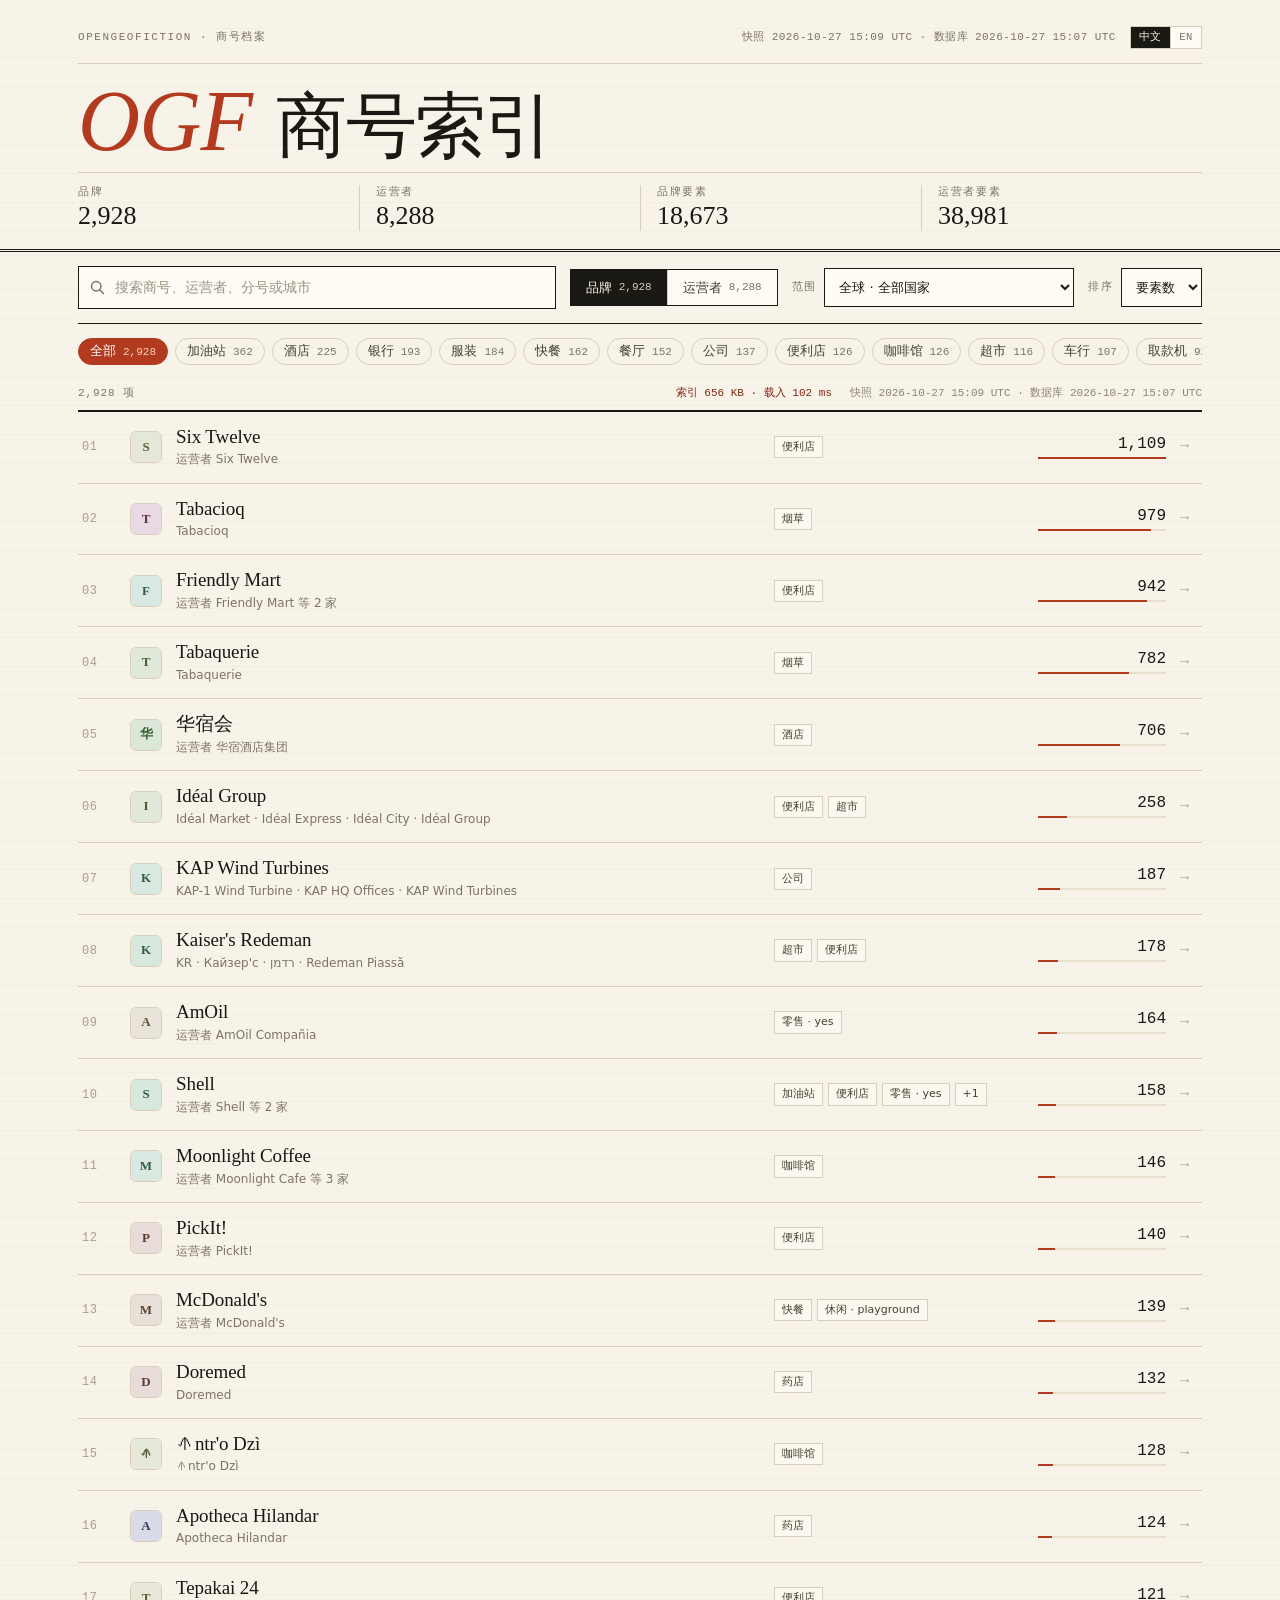
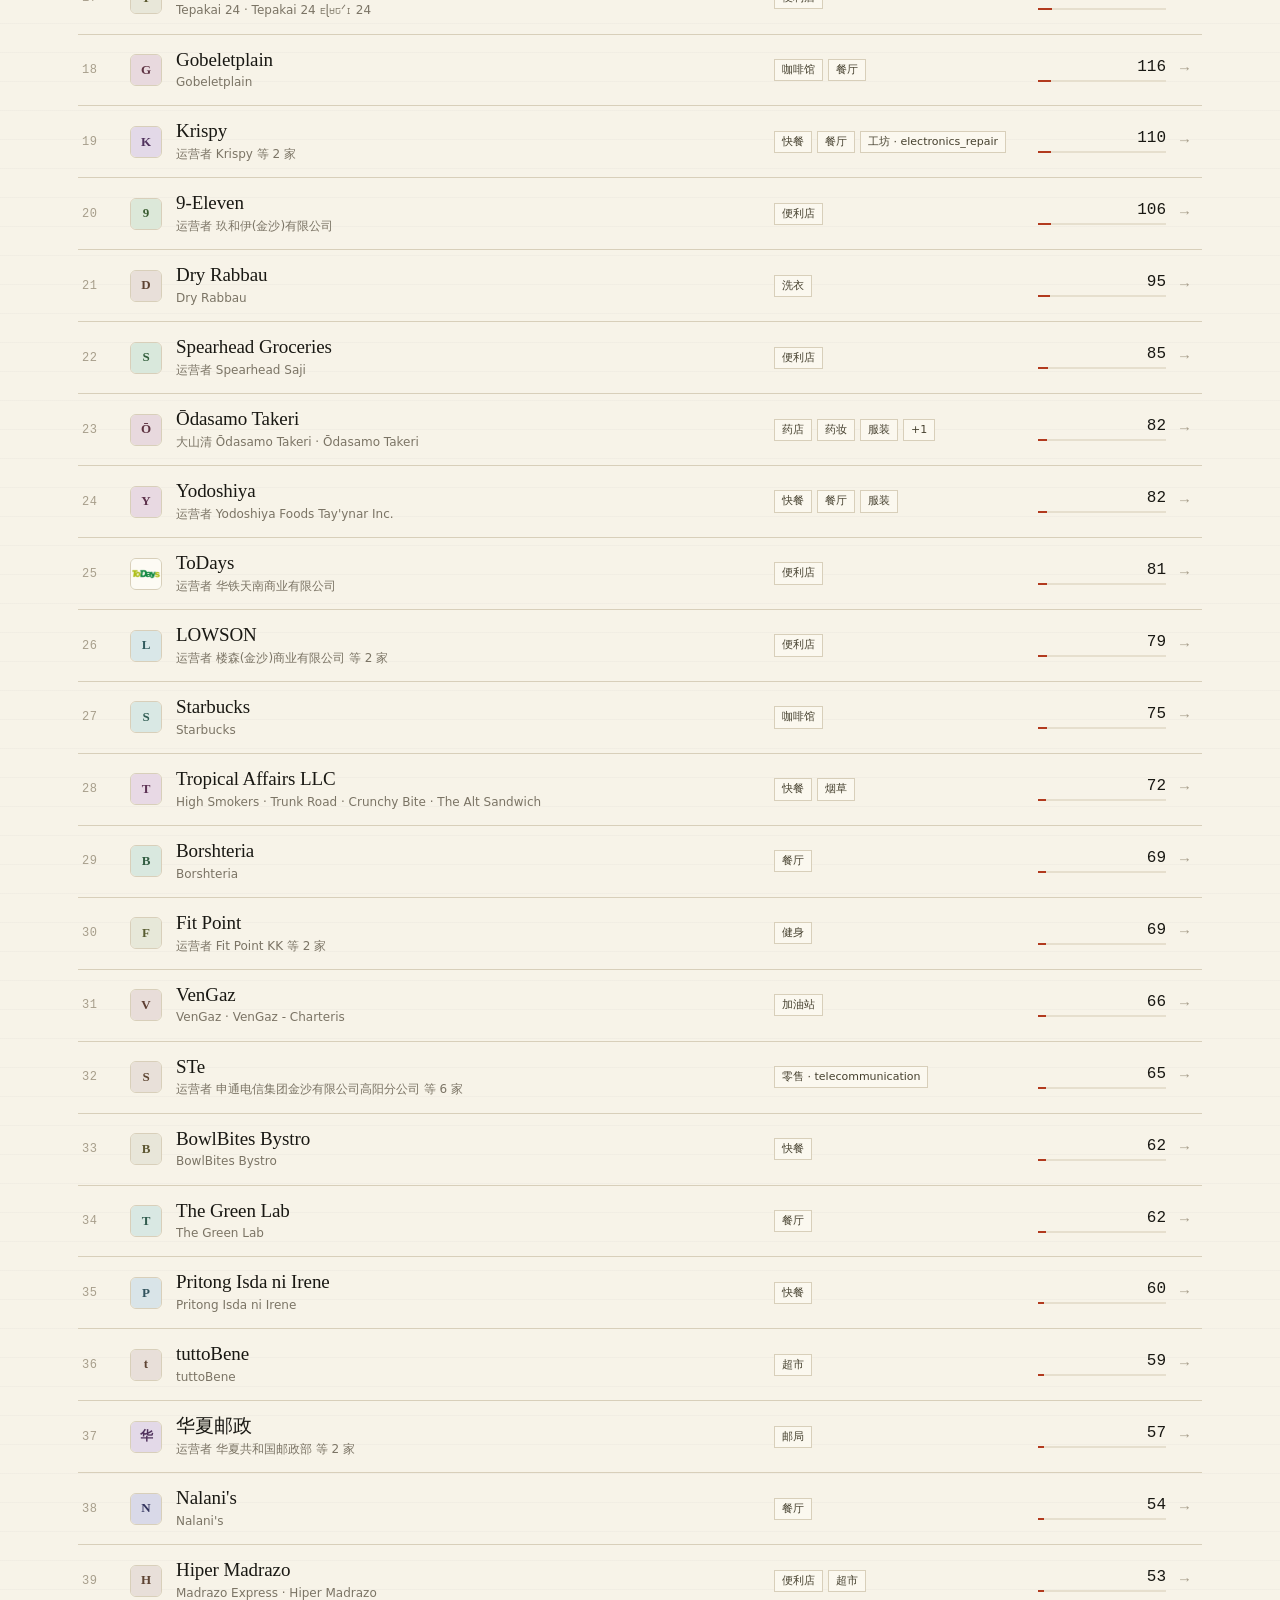
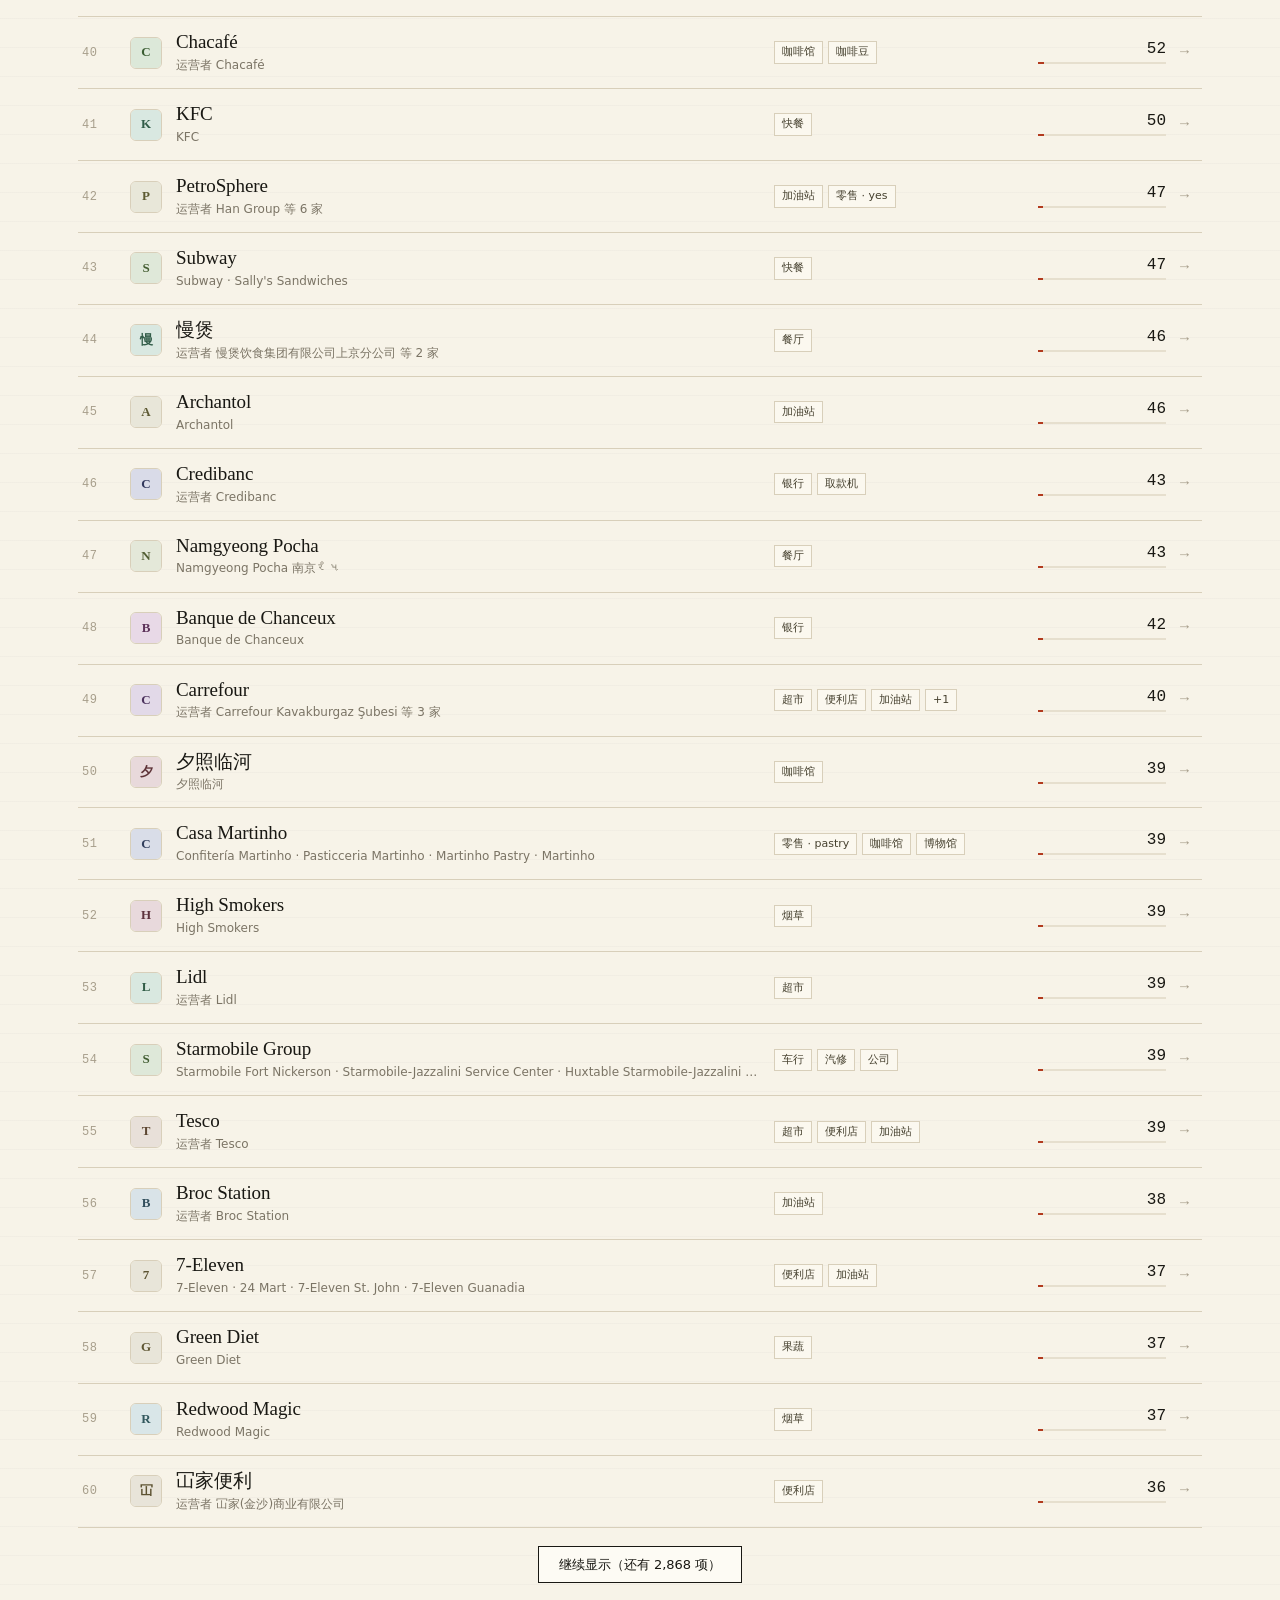
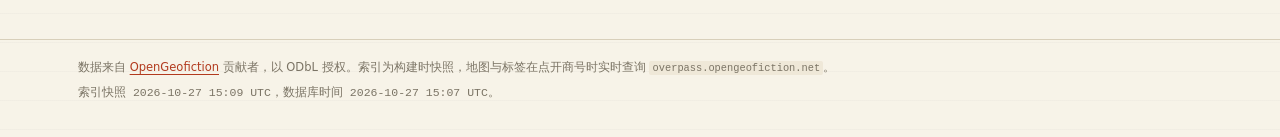
<file: web/index.html>
<!DOCTYPE html>
<html lang="zh-CN">
<head>
<meta charset="utf-8">
<meta name="viewport" content="width=device-width, initial-scale=1, viewport-fit=cover">
<title>OGF 商号索引 · OpenGeofiction 虚构品牌名录</title>
<meta name="description" id="metaDesc" content="按 brand、operator、branch 标签汇总 OpenGeofiction 世界的虚构品牌与运营者；点开一家商号即可查看它的全球分布与要素标签。">
<meta name="color-scheme" content="light">
<link rel="icon" href="data:image/svg+xml,%3Csvg xmlns='http://www.w3.org/2000/svg' viewBox='0 0 32 32'%3E%3Crect width='32' height='32' fill='%23F7F3E8'/%3E%3Crect x='4' y='5' width='24' height='3' fill='%23191813'/%3E%3Crect x='4' y='11' width='16' height='2' fill='%23B23A1E'/%3E%3Crect x='4' y='16' width='22' height='2' fill='%23191813'/%3E%3Crect x='4' y='21' width='13' height='2' fill='%23191813'/%3E%3Crect x='4' y='26' width='19' height='2' fill='%23191813'/%3E%3C/svg%3E">
<link rel="stylesheet" href="vendor/leaflet/leaflet.css">
<link rel="stylesheet" href="styles.css">
</head>
<body>
<a class="skip" href="#main">跳到主要内容</a>

<header class="masthead">
  <div class="wrap">
    <div class="mast-rule">
      <span class="kicker" data-i18n="kicker">OpenGeofiction · 商号档案</span>
      <span class="mast-right">
        <span class="kicker kicker-right" id="mastStamp">索引载入中</span>
        <span class="lang" role="group" aria-label="语言 / Language">
          <button type="button" class="langbtn on" data-lang="zh" lang="zh-CN">中文</button>
          <button type="button" class="langbtn" data-lang="en" lang="en">EN</button>
        </span>
      </span>
    </div>
    <h1 class="wordmark"><a href="#/"><span class="wm-ogf">OGF</span><span class="wm-cn" data-i18n="wordmark">商号索引</span></a></h1>
    <dl class="ledger" id="ledger">
      <div><dt data-i18n="brands">品牌</dt><dd id="statBrands">—</dd></div>
      <div><dt data-i18n="operators">运营者</dt><dd id="statOperators">—</dd></div>
      <div><dt data-i18n="brandElements">品牌要素</dt><dd id="statElements">—</dd></div>
      <div><dt data-i18n="operatorElements">运营者要素</dt><dd id="statBranches">—</dd></div>
    </dl>
  </div>
</header>

<main id="main" class="wrap">
  <!-- 索引 -->
  <section id="viewIndex" aria-labelledby="indexTitle">
    <div class="toolbar">
      <div class="searchbox">
        <label class="sr-only" for="q" data-i18n="search">搜索</label>
        <svg class="searchicon" viewBox="0 0 20 20" aria-hidden="true"><circle cx="8.5" cy="8.5" r="5.5" fill="none" stroke="currentColor" stroke-width="1.8"/><path d="M12.6 12.6 17 17" stroke="currentColor" stroke-width="1.8" stroke-linecap="round"/></svg>
        <input id="q" type="search" placeholder="搜索商号、运营者、分号或城市" data-i18n-placeholder="searchPlaceholder" autocomplete="off" spellcheck="false">
      </div>
      <div class="seg" role="tablist" aria-label="索引类别" data-i18n-aria="indexKinds">
        <button type="button" class="segbtn on" role="tab" aria-selected="true" data-kind="brand"><span data-i18n="brands">品牌</span> <span class="seg-count" id="tabBrand">0</span></button>
        <button type="button" class="segbtn" role="tab" aria-selected="false" data-kind="operator"><span data-i18n="operators">运营者</span> <span class="seg-count" id="tabOperator">0</span></button>
      </div>
      <label class="sortsel countrysel"><span data-i18n="scope">范围</span>
        <select id="country" aria-label="按 admin_level=2 国家筛选" data-i18n-aria="scopeAria">
          <option value="" data-i18n="global">全球</option>
        </select>
      </label>
      <label class="sortsel"><span data-i18n="sort">排序</span>
        <select id="sort">
          <option value="count" data-i18n="sortCount">要素数</option>
          <option value="name" data-i18n="sortName">名称</option>
          <option value="branches" data-i18n="sortBranches">分号数</option>
        </select>
      </label>
    </div>

    <h2 id="indexTitle" class="sr-only" data-i18n="indexTitle">商号索引</h2>
    <ul class="facets" id="facets" aria-label="按类别筛选" data-i18n-aria="facetsAria"></ul>

    <div class="resultline">
      <span id="resultCount">—</span>
      <span class="resultright"><span class="loadinfo" id="loadInfo"></span><span class="snapshot" id="snapshot"></span></span>
    </div>

    <ol class="index" id="list"></ol>
    <p class="morewrap"><button type="button" class="btn ghost" id="showMore" data-i18n="continue" hidden>继续显示</button></p>
    <div class="state" id="state" role="status" aria-live="polite"></div>
  </section>

  <!-- 详情 -->
  <section id="viewDetail" hidden aria-labelledby="dName">
    <a class="back" id="backLink" href="#/" data-i18n="back">← 回到索引</a>
    <div id="detailHead" class="dhead"></div>

    <div class="detail-grid">
      <div class="mapcard">
        <div class="maphead">
          <h2 data-i18n="mapHead">世界分布</h2>
          <p id="mapMeta">正在查询…</p>
        </div>
        <div id="map"></div>
        <div class="mapstate" id="mapState" hidden></div>
      </div>
      <aside class="facts" id="facts"></aside>
    </div>

    <div class="elems">
      <div class="elems-head">
        <h2 data-i18n="elemsHead">要素与标签</h2>
        <p id="elemNote"></p>
      </div>
      <div class="elems-grid">
        <ol class="elem-list" id="elemList"></ol>
        <div class="tagpanel" id="tagPanel">
          <p class="tagempty" data-i18n="tagPrompt">从左侧列表或地图上选一个要素，这里会列出它的全部 OSM 标签。</p>
        </div>
      </div>
    </div>
  </section>
</main>

<footer class="foot">
  <div class="wrap foot-inner">
    <p id="footNote">数据来自 <a href="https://opengeofiction.net/" target="_blank" rel="noopener">OpenGeofiction</a> 贡献者，以 ODbL 授权。索引为构建时快照，地图与标签在点开商号时实时查询 <code>overpass.opengeofiction.net</code>。</p>
    <p id="footStamp">—</p>
  </div>
</footer>

<noscript><p class="noscript" data-i18n="noscript">这个页面需要 JavaScript 才能读取索引与地图数据。</p></noscript>

<script src="vendor/leaflet/leaflet.js"></script>
<script src="app.js"></script>
</body>
</html>
</file>
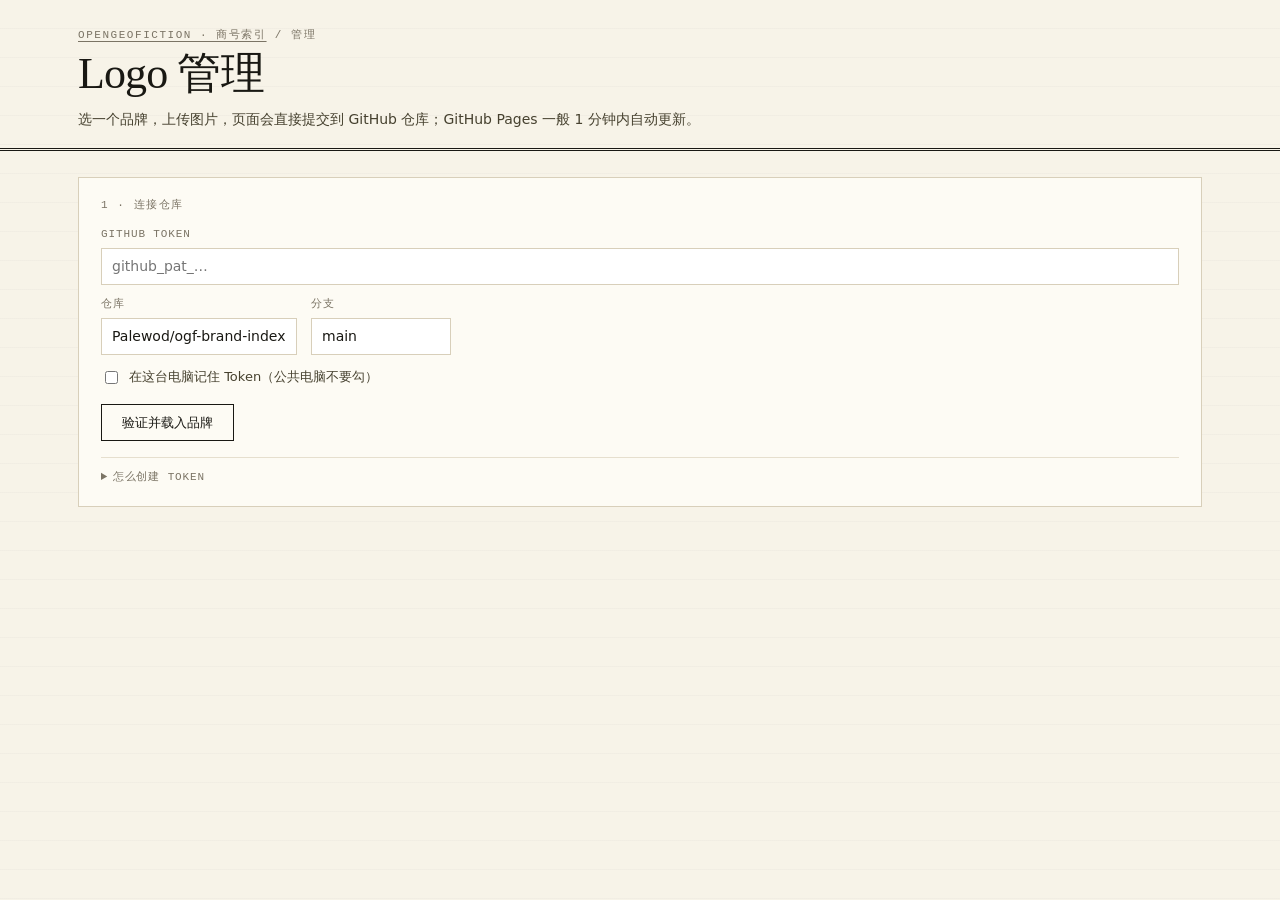
<file: web/admin.html>
<!doctype html>
<html lang="zh-CN">
<head>
<meta charset="utf-8">
<meta name="viewport" content="width=device-width,initial-scale=1,viewport-fit=cover">
<title>Logo 管理 · OGF 商号索引</title>
<meta name="robots" content="noindex,nofollow">
<meta name="color-scheme" content="light">
<link rel="icon" href="data:image/svg+xml,%3Csvg xmlns='http://www.w3.org/2000/svg' viewBox='0 0 32 32'%3E%3Crect width='32' height='32' fill='%23F7F3E8'/%3E%3Crect x='4' y='5' width='24' height='3' fill='%23191813'/%3E%3Crect x='4' y='11' width='16' height='2' fill='%23B23A1E'/%3E%3Crect x='4' y='16' width='22' height='2' fill='%23191813'/%3E%3Crect x='4' y='21' width='13' height='2' fill='%23191813'/%3E%3Crect x='4' y='26' width='19' height='2' fill='%23191813'/%3E%3C/svg%3E">
<link rel="stylesheet" href="styles.css">
<link rel="stylesheet" href="admin.css">
</head>
<body>
<header class="amast">
  <div class="wrap">
    <p class="kicker"><a href="./">OpenGeofiction · 商号索引</a> / 管理</p>
    <h1>Logo 管理</h1>
    <p class="alead">选一个品牌，上传图片，页面会直接提交到 GitHub 仓库；GitHub Pages 一般 1 分钟内自动更新。</p>
  </div>
</header>

<main class="wrap amain">
  <section class="acard" id="authCard">
    <h2>1 · 连接仓库</h2>
    <div class="afield">
      <label for="token">GitHub Token</label>
      <input id="token" type="password" placeholder="github_pat_…" autocomplete="off" spellcheck="false">
    </div>
    <div class="arow">
      <div class="afield">
        <label for="repo">仓库</label>
        <input id="repo" value="Palewod/ogf-brand-index" spellcheck="false">
      </div>
      <div class="afield afield-sm">
        <label for="branch">分支</label>
        <input id="branch" value="main" spellcheck="false">
      </div>
    </div>
    <label class="acheck"><input id="remember" type="checkbox"> 在这台电脑记住 Token（公共电脑不要勾）</label>
    <div class="aactions">
      <button id="connect" class="btn">验证并载入品牌</button>
      <span id="authStatus" class="astatus"></span>
    </div>
    <details class="ahelp">
      <summary>怎么创建 Token</summary>
      <ol>
        <li>打开 <a href="https://github.com/settings/personal-access-tokens/new" target="_blank" rel="noopener">GitHub → Fine-grained tokens</a>，新建一个。</li>
        <li>Repository access 选 <b>Only select repositories</b>，勾选 <code>ogf-brand-index</code>。</li>
        <li>Repository permissions 里把 <b>Contents</b> 设为 <b>Read and write</b>，其余不用给。</li>
        <li>有效期按需设置，生成后复制 <code>github_pat_…</code> 粘贴到上面。</li>
      </ol>
      <p>Token 只保存在浏览器本地，只用于调用 GitHub API 提交文件，不会写进仓库，也不经过任何第三方服务器。</p>
    </details>
  </section>

  <section class="acard" id="pickCard" hidden>
    <h2>2 · 选择品牌</h2>
    <input id="search" type="search" placeholder="搜索品牌名，例如 Six Twelve" autocomplete="off">
    <p class="ahint" id="pickHint"></p>
    <ul id="results" class="aresults"></ul>
  </section>

  <section class="acard" id="editCard" hidden>
    <h2>3 · 上传 logo</h2>
    <div class="abrand">
      <span id="preview" class="logo logo-lg"></span>
      <div class="abrand-text">
        <b id="brandName"></b>
        <span id="logoState" class="ahint"></span>
      </div>
    </div>

    <label id="drop" class="adrop" for="file">
      <input id="file" type="file" accept="image/png,image/jpeg,image/webp,image/svg+xml,.svg">
      <span>拖入图片，或点击选择</span>
      <small>支持 PNG / JPG / WebP / SVG，自动裁掉透明留白并居中，输出 WebP 后提交</small>
    </label>

    <div class="aactions">
      <button id="upload" class="btn" disabled>上传并提交</button>
      <button id="remove" class="btn ghost" hidden>删除现有 logo</button>
      <span id="status" class="astatus"></span>
    </div>
    <div id="result" class="aresult"></div>
  </section>
</main>

<script src="admin.js"></script>
</body>
</html>
</file>
<file: web/vendor/leaflet/leaflet.css>
/* required styles */

.leaflet-pane,
.leaflet-tile,
.leaflet-marker-icon,
.leaflet-marker-shadow,
.leaflet-tile-container,
.leaflet-pane > svg,
.leaflet-pane > canvas,
.leaflet-zoom-box,
.leaflet-image-layer,
.leaflet-layer {
	position: absolute;
	left: 0;
	top: 0;
	}
.leaflet-container {
	overflow: hidden;
	}
.leaflet-tile,
.leaflet-marker-icon,
.leaflet-marker-shadow {
	-webkit-user-select: none;
	   -moz-user-select: none;
	        user-select: none;
	  -webkit-user-drag: none;
	}
/* Prevents IE11 from highlighting tiles in blue */
.leaflet-tile::selection {
	background: transparent;
}
/* Safari renders non-retina tile on retina better with this, but Chrome is worse */
.leaflet-safari .leaflet-tile {
	image-rendering: -webkit-optimize-contrast;
	}
/* hack that prevents hw layers "stretching" when loading new tiles */
.leaflet-safari .leaflet-tile-container {
	width: 1600px;
	height: 1600px;
	-webkit-transform-origin: 0 0;
	}
.leaflet-marker-icon,
.leaflet-marker-shadow {
	display: block;
	}
/* .leaflet-container svg: reset svg max-width decleration shipped in Joomla! (joomla.org) 3.x */
/* .leaflet-container img: map is broken in FF if you have max-width: 100% on tiles */
.leaflet-container .leaflet-overlay-pane svg {
	max-width: none !important;
	max-height: none !important;
	}
.leaflet-container .leaflet-marker-pane img,
.leaflet-container .leaflet-shadow-pane img,
.leaflet-container .leaflet-tile-pane img,
.leaflet-container img.leaflet-image-layer,
.leaflet-container .leaflet-tile {
	max-width: none !important;
	max-height: none !important;
	width: auto;
	padding: 0;
	}

.leaflet-container img.leaflet-tile {
	/* See: https://bugs.chromium.org/p/chromium/issues/detail?id=600120 */
	mix-blend-mode: plus-lighter;
}

.leaflet-container.leaflet-touch-zoom {
	-ms-touch-action: pan-x pan-y;
	touch-action: pan-x pan-y;
	}
.leaflet-container.leaflet-touch-drag {
	-ms-touch-action: pinch-zoom;
	/* Fallback for FF which doesn't support pinch-zoom */
	touch-action: none;
	touch-action: pinch-zoom;
}
.leaflet-container.leaflet-touch-drag.leaflet-touch-zoom {
	-ms-touch-action: none;
	touch-action: none;
}
.leaflet-container {
	-webkit-tap-highlight-color: transparent;
}
.leaflet-container a {
	-webkit-tap-highlight-color: rgba(51, 181, 229, 0.4);
}
.leaflet-tile {
	filter: inherit;
	visibility: hidden;
	}
.leaflet-tile-loaded {
	visibility: inherit;
	}
.leaflet-zoom-box {
	width: 0;
	height: 0;
	-moz-box-sizing: border-box;
	     box-sizing: border-box;
	z-index: 800;
	}
/* workaround for https://bugzilla.mozilla.org/show_bug.cgi?id=888319 */
.leaflet-overlay-pane svg {
	-moz-user-select: none;
	}

.leaflet-pane         { z-index: 400; }

.leaflet-tile-pane    { z-index: 200; }
.leaflet-overlay-pane { z-index: 400; }
.leaflet-shadow-pane  { z-index: 500; }
.leaflet-marker-pane  { z-index: 600; }
.leaflet-tooltip-pane   { z-index: 650; }
.leaflet-popup-pane   { z-index: 700; }

.leaflet-map-pane canvas { z-index: 100; }
.leaflet-map-pane svg    { z-index: 200; }

.leaflet-vml-shape {
	width: 1px;
	height: 1px;
	}
.lvml {
	behavior: url(#default#VML);
	display: inline-block;
	position: absolute;
	}


/* control positioning */

.leaflet-control {
	position: relative;
	z-index: 800;
	pointer-events: visiblePainted; /* IE 9-10 doesn't have auto */
	pointer-events: auto;
	}
.leaflet-top,
.leaflet-bottom {
	position: absolute;
	z-index: 1000;
	pointer-events: none;
	}
.leaflet-top {
	top: 0;
	}
.leaflet-right {
	right: 0;
	}
.leaflet-bottom {
	bottom: 0;
	}
.leaflet-left {
	left: 0;
	}
.leaflet-control {
	float: left;
	clear: both;
	}
.leaflet-right .leaflet-control {
	float: right;
	}
.leaflet-top .leaflet-control {
	margin-top: 10px;
	}
.leaflet-bottom .leaflet-control {
	margin-bottom: 10px;
	}
.leaflet-left .leaflet-control {
	margin-left: 10px;
	}
.leaflet-right .leaflet-control {
	margin-right: 10px;
	}


/* zoom and fade animations */

.leaflet-fade-anim .leaflet-popup {
	opacity: 0;
	-webkit-transition: opacity 0.2s linear;
	   -moz-transition: opacity 0.2s linear;
	        transition: opacity 0.2s linear;
	}
.leaflet-fade-anim .leaflet-map-pane .leaflet-popup {
	opacity: 1;
	}
.leaflet-zoom-animated {
	-webkit-transform-origin: 0 0;
	    -ms-transform-origin: 0 0;
	        transform-origin: 0 0;
	}
svg.leaflet-zoom-animated {
	will-change: transform;
}

.leaflet-zoom-anim .leaflet-zoom-animated {
	-webkit-transition: -webkit-transform 0.25s cubic-bezier(0,0,0.25,1);
	   -moz-transition:    -moz-transform 0.25s cubic-bezier(0,0,0.25,1);
	        transition:         transform 0.25s cubic-bezier(0,0,0.25,1);
	}
.leaflet-zoom-anim .leaflet-tile,
.leaflet-pan-anim .leaflet-tile {
	-webkit-transition: none;
	   -moz-transition: none;
	        transition: none;
	}

.leaflet-zoom-anim .leaflet-zoom-hide {
	visibility: hidden;
	}


/* cursors */

.leaflet-interactive {
	cursor: pointer;
	}
.leaflet-grab {
	cursor: -webkit-grab;
	cursor:    -moz-grab;
	cursor:         grab;
	}
.leaflet-crosshair,
.leaflet-crosshair .leaflet-interactive {
	cursor: crosshair;
	}
.leaflet-popup-pane,
.leaflet-control {
	cursor: auto;
	}
.leaflet-dragging .leaflet-grab,
.leaflet-dragging .leaflet-grab .leaflet-interactive,
.leaflet-dragging .leaflet-marker-draggable {
	cursor: move;
	cursor: -webkit-grabbing;
	cursor:    -moz-grabbing;
	cursor:         grabbing;
	}

/* marker & overlays interactivity */
.leaflet-marker-icon,
.leaflet-marker-shadow,
.leaflet-image-layer,
.leaflet-pane > svg path,
.leaflet-tile-container {
	pointer-events: none;
	}

.leaflet-marker-icon.leaflet-interactive,
.leaflet-image-layer.leaflet-interactive,
.leaflet-pane > svg path.leaflet-interactive,
svg.leaflet-image-layer.leaflet-interactive path {
	pointer-events: visiblePainted; /* IE 9-10 doesn't have auto */
	pointer-events: auto;
	}

/* visual tweaks */

.leaflet-container {
	background: #ddd;
	outline-offset: 1px;
	}
.leaflet-container a {
	color: #0078A8;
	}
.leaflet-zoom-box {
	border: 2px dotted #38f;
	background: rgba(255,255,255,0.5);
	}


/* general typography */
.leaflet-container {
	font-family: "Helvetica Neue", Arial, Helvetica, sans-serif;
	font-size: 12px;
	font-size: 0.75rem;
	line-height: 1.5;
	}


/* general toolbar styles */

.leaflet-bar {
	box-shadow: 0 1px 5px rgba(0,0,0,0.65);
	border-radius: 4px;
	}
.leaflet-bar a {
	background-color: #fff;
	border-bottom: 1px solid #ccc;
	width: 26px;
	height: 26px;
	line-height: 26px;
	display: block;
	text-align: center;
	text-decoration: none;
	color: black;
	}
.leaflet-bar a,
.leaflet-control-layers-toggle {
	background-position: 50% 50%;
	background-repeat: no-repeat;
	display: block;
	}
.leaflet-bar a:hover,
.leaflet-bar a:focus {
	background-color: #f4f4f4;
	}
.leaflet-bar a:first-child {
	border-top-left-radius: 4px;
	border-top-right-radius: 4px;
	}
.leaflet-bar a:last-child {
	border-bottom-left-radius: 4px;
	border-bottom-right-radius: 4px;
	border-bottom: none;
	}
.leaflet-bar a.leaflet-disabled {
	cursor: default;
	background-color: #f4f4f4;
	color: #bbb;
	}

.leaflet-touch .leaflet-bar a {
	width: 30px;
	height: 30px;
	line-height: 30px;
	}
.leaflet-touch .leaflet-bar a:first-child {
	border-top-left-radius: 2px;
	border-top-right-radius: 2px;
	}
.leaflet-touch .leaflet-bar a:last-child {
	border-bottom-left-radius: 2px;
	border-bottom-right-radius: 2px;
	}

/* zoom control */

.leaflet-control-zoom-in,
.leaflet-control-zoom-out {
	font: bold 18px 'Lucida Console', Monaco, monospace;
	text-indent: 1px;
	}

.leaflet-touch .leaflet-control-zoom-in, .leaflet-touch .leaflet-control-zoom-out  {
	font-size: 22px;
	}


/* layers control */

.leaflet-control-layers {
	box-shadow: 0 1px 5px rgba(0,0,0,0.4);
	background: #fff;
	border-radius: 5px;
	}
.leaflet-control-layers-toggle {
	background-image: url(images/layers.png);
	width: 36px;
	height: 36px;
	}
.leaflet-retina .leaflet-control-layers-toggle {
	background-image: url(images/layers-2x.png);
	background-size: 26px 26px;
	}
.leaflet-touch .leaflet-control-layers-toggle {
	width: 44px;
	height: 44px;
	}
.leaflet-control-layers .leaflet-control-layers-list,
.leaflet-control-layers-expanded .leaflet-control-layers-toggle {
	display: none;
	}
.leaflet-control-layers-expanded .leaflet-control-layers-list {
	display: block;
	position: relative;
	}
.leaflet-control-layers-expanded {
	padding: 6px 10px 6px 6px;
	color: #333;
	background: #fff;
	}
.leaflet-control-layers-scrollbar {
	overflow-y: scroll;
	overflow-x: hidden;
	padding-right: 5px;
	}
.leaflet-control-layers-selector {
	margin-top: 2px;
	position: relative;
	top: 1px;
	}
.leaflet-control-layers label {
	display: block;
	font-size: 13px;
	font-size: 1.08333em;
	}
.leaflet-control-layers-separator {
	height: 0;
	border-top: 1px solid #ddd;
	margin: 5px -10px 5px -6px;
	}

/* Default icon URLs */
.leaflet-default-icon-path { /* used only in path-guessing heuristic, see L.Icon.Default */
	background-image: url(images/marker-icon.png);
	}


/* attribution and scale controls */

.leaflet-container .leaflet-control-attribution {
	background: #fff;
	background: rgba(255, 255, 255, 0.8);
	margin: 0;
	}
.leaflet-control-attribution,
.leaflet-control-scale-line {
	padding: 0 5px;
	color: #333;
	line-height: 1.4;
	}
.leaflet-control-attribution a {
	text-decoration: none;
	}
.leaflet-control-attribution a:hover,
.leaflet-control-attribution a:focus {
	text-decoration: underline;
	}
.leaflet-attribution-flag {
	display: inline !important;
	vertical-align: baseline !important;
	width: 1em;
	height: 0.6669em;
	}
.leaflet-left .leaflet-control-scale {
	margin-left: 5px;
	}
.leaflet-bottom .leaflet-control-scale {
	margin-bottom: 5px;
	}
.leaflet-control-scale-line {
	border: 2px solid #777;
	border-top: none;
	line-height: 1.1;
	padding: 2px 5px 1px;
	white-space: nowrap;
	-moz-box-sizing: border-box;
	     box-sizing: border-box;
	background: rgba(255, 255, 255, 0.8);
	text-shadow: 1px 1px #fff;
	}
.leaflet-control-scale-line:not(:first-child) {
	border-top: 2px solid #777;
	border-bottom: none;
	margin-top: -2px;
	}
.leaflet-control-scale-line:not(:first-child):not(:last-child) {
	border-bottom: 2px solid #777;
	}

.leaflet-touch .leaflet-control-attribution,
.leaflet-touch .leaflet-control-layers,
.leaflet-touch .leaflet-bar {
	box-shadow: none;
	}
.leaflet-touch .leaflet-control-layers,
.leaflet-touch .leaflet-bar {
	border: 2px solid rgba(0,0,0,0.2);
	background-clip: padding-box;
	}


/* popup */

.leaflet-popup {
	position: absolute;
	text-align: center;
	margin-bottom: 20px;
	}
.leaflet-popup-content-wrapper {
	padding: 1px;
	text-align: left;
	border-radius: 12px;
	}
.leaflet-popup-content {
	margin: 13px 24px 13px 20px;
	line-height: 1.3;
	font-size: 13px;
	font-size: 1.08333em;
	min-height: 1px;
	}
.leaflet-popup-content p {
	margin: 17px 0;
	margin: 1.3em 0;
	}
.leaflet-popup-tip-container {
	width: 40px;
	height: 20px;
	position: absolute;
	left: 50%;
	margin-top: -1px;
	margin-left: -20px;
	overflow: hidden;
	pointer-events: none;
	}
.leaflet-popup-tip {
	width: 17px;
	height: 17px;
	padding: 1px;

	margin: -10px auto 0;
	pointer-events: auto;

	-webkit-transform: rotate(45deg);
	   -moz-transform: rotate(45deg);
	    -ms-transform: rotate(45deg);
	        transform: rotate(45deg);
	}
.leaflet-popup-content-wrapper,
.leaflet-popup-tip {
	background: white;
	color: #333;
	box-shadow: 0 3px 14px rgba(0,0,0,0.4);
	}
.leaflet-container a.leaflet-popup-close-button {
	position: absolute;
	top: 0;
	right: 0;
	border: none;
	text-align: center;
	width: 24px;
	height: 24px;
	font: 16px/24px Tahoma, Verdana, sans-serif;
	color: #757575;
	text-decoration: none;
	background: transparent;
	}
.leaflet-container a.leaflet-popup-close-button:hover,
.leaflet-container a.leaflet-popup-close-button:focus {
	color: #585858;
	}
.leaflet-popup-scrolled {
	overflow: auto;
	}

.leaflet-oldie .leaflet-popup-content-wrapper {
	-ms-zoom: 1;
	}
.leaflet-oldie .leaflet-popup-tip {
	width: 24px;
	margin: 0 auto;

	-ms-filter: "progid:DXImageTransform.Microsoft.Matrix(M11=0.70710678, M12=0.70710678, M21=-0.70710678, M22=0.70710678)";
	filter: progid:DXImageTransform.Microsoft.Matrix(M11=0.70710678, M12=0.70710678, M21=-0.70710678, M22=0.70710678);
	}

.leaflet-oldie .leaflet-control-zoom,
.leaflet-oldie .leaflet-control-layers,
.leaflet-oldie .leaflet-popup-content-wrapper,
.leaflet-oldie .leaflet-popup-tip {
	border: 1px solid #999;
	}


/* div icon */

.leaflet-div-icon {
	background: #fff;
	border: 1px solid #666;
	}


/* Tooltip */
/* Base styles for the element that has a tooltip */
.leaflet-tooltip {
	position: absolute;
	padding: 6px;
	background-color: #fff;
	border: 1px solid #fff;
	border-radius: 3px;
	color: #222;
	white-space: nowrap;
	-webkit-user-select: none;
	-moz-user-select: none;
	-ms-user-select: none;
	user-select: none;
	pointer-events: none;
	box-shadow: 0 1px 3px rgba(0,0,0,0.4);
	}
.leaflet-tooltip.leaflet-interactive {
	cursor: pointer;
	pointer-events: auto;
	}
.leaflet-tooltip-top:before,
.leaflet-tooltip-bottom:before,
.leaflet-tooltip-left:before,
.leaflet-tooltip-right:before {
	position: absolute;
	pointer-events: none;
	border: 6px solid transparent;
	background: transparent;
	content: "";
	}

/* Directions */

.leaflet-tooltip-bottom {
	margin-top: 6px;
}
.leaflet-tooltip-top {
	margin-top: -6px;
}
.leaflet-tooltip-bottom:before,
.leaflet-tooltip-top:before {
	left: 50%;
	margin-left: -6px;
	}
.leaflet-tooltip-top:before {
	bottom: 0;
	margin-bottom: -12px;
	border-top-color: #fff;
	}
.leaflet-tooltip-bottom:before {
	top: 0;
	margin-top: -12px;
	margin-left: -6px;
	border-bottom-color: #fff;
	}
.leaflet-tooltip-left {
	margin-left: -6px;
}
.leaflet-tooltip-right {
	margin-left: 6px;
}
.leaflet-tooltip-left:before,
.leaflet-tooltip-right:before {
	top: 50%;
	margin-top: -6px;
	}
.leaflet-tooltip-left:before {
	right: 0;
	margin-right: -12px;
	border-left-color: #fff;
	}
.leaflet-tooltip-right:before {
	left: 0;
	margin-left: -12px;
	border-right-color: #fff;
	}

/* Printing */

@media print {
	/* Prevent printers from removing background-images of controls. */
	.leaflet-control {
		-webkit-print-color-adjust: exact;
		print-color-adjust: exact;
		}
	}
</file>
<file: web/styles.css>
:root{
  --paper:#F7F3E8;
  --paper-2:#FDFBF4;
  --ink:#191813;
  --ink-soft:#46412F;
  --muted:#7B7465;
  --rule:#D8CFBA;
  --rule-soft:#E6DFCE;
  --accent:#B23A1E;
  --accent-ink:#7E2714;
  --wash:#EBCFC2;
  --serif:"Iowan Old Style","Palatino Linotype",Palatino,Georgia,"Songti SC","Noto Serif SC",serif;
  --sans:system-ui,-apple-system,"Segoe UI","PingFang SC","Hiragino Sans GB","Microsoft YaHei",sans-serif;
  --mono:ui-monospace,SFMono-Regular,Menlo,Consolas,"Liberation Mono",monospace;
}
*{box-sizing:border-box}
html{-webkit-text-size-adjust:100%}
body{
  margin:0;background:var(--paper);color:var(--ink);
  font:15px/1.6 var(--sans);
  background-image:linear-gradient(0deg,rgba(25,24,19,.022) 1px,transparent 1px);
  background-size:100% 29px;
}
a{color:var(--accent);text-decoration-thickness:1px;text-underline-offset:3px}
a:hover{color:var(--accent-ink)}
code{font-family:var(--mono);font-size:.9em;background:#EFE8D8;padding:.08em .32em;border-radius:2px}
.sr-only{position:absolute;width:1px;height:1px;padding:0;margin:-1px;overflow:hidden;clip:rect(0 0 0 0);white-space:nowrap;border:0}
.skip{position:absolute;left:-999px;top:0;background:var(--ink);color:var(--paper);padding:10px 16px;z-index:2000}
.skip:focus{left:8px;top:8px}
.wrap{width:100%;max-width:1180px;margin:0 auto;padding:0 28px}

/* masthead */
.masthead{padding:26px 0 0;border-bottom:3px double var(--ink)}
.mast-rule{display:flex;justify-content:space-between;gap:12px;padding-bottom:14px;border-bottom:1px solid var(--rule);font-family:var(--mono);font-size:11px;letter-spacing:.14em;text-transform:uppercase;color:var(--muted);flex-wrap:wrap;align-items:center}
.mast-right{display:flex;align-items:center;gap:14px;flex-wrap:wrap;justify-content:flex-end;margin-left:auto}
.lang{display:flex;border:1px solid var(--rule);background:var(--paper-2)}
.langbtn{padding:3px 8px;border:0;background:none;cursor:pointer;font:10.5px/1.4 var(--mono);letter-spacing:.06em;color:var(--muted);text-transform:none}
.langbtn+.langbtn{border-left:1px solid var(--rule)}
.langbtn:hover{color:var(--ink)}
.langbtn.on{background:var(--ink);color:var(--paper)}
.langbtn:focus-visible{outline:2px solid var(--accent);outline-offset:1px}
.kicker{white-space:nowrap;overflow:hidden;text-overflow:ellipsis}
.kicker-right{text-align:right;letter-spacing:.04em;text-transform:none}
.wordmark{margin:16px 0 10px;font-family:var(--serif);font-weight:400;line-height:.96;letter-spacing:-.02em;font-size:clamp(44px,7.4vw,86px)}
.wordmark a{display:flex;align-items:baseline;gap:.28em;color:var(--ink);text-decoration:none;flex-wrap:wrap}
.wordmark a:hover{color:var(--ink)}
.wm-ogf{color:var(--accent);font-style:italic;letter-spacing:-.01em}
.wm-cn{font-size:.82em}
.ledger{display:grid;grid-template-columns:repeat(4,1fr);margin:0;border-top:1px solid var(--rule);padding:12px 0 18px}
.ledger div{padding:0 16px;border-left:1px solid var(--rule)}
.ledger div:first-child{padding-left:0;border-left:0}
.ledger dt{font:10.5px/1.4 var(--mono);letter-spacing:.16em;text-transform:uppercase;color:var(--muted)}
.ledger dd{margin:2px 0 0;font-family:var(--serif);font-size:26px;line-height:1.1;font-variant-numeric:tabular-nums}
.ledger dd small{font-size:12px;color:var(--muted);font-family:var(--mono);margin-left:4px;letter-spacing:0}

/* toolbar */
.toolbar{
  position:sticky;top:0;z-index:30;display:grid;grid-template-columns:minmax(200px,1fr) auto auto auto;gap:14px;align-items:center;
  padding:14px 0;background:linear-gradient(180deg,var(--paper) 76%,rgba(247,243,232,.86));
  border-bottom:1px solid var(--ink);
}
.searchbox{position:relative;display:flex;align-items:center}
.searchicon{position:absolute;left:11px;width:17px;height:17px;color:var(--muted);pointer-events:none}
#q{
  width:100%;padding:11px 12px 11px 36px;border:1px solid var(--ink);border-radius:0;background:var(--paper-2);
  font:14px/1.4 var(--sans);color:var(--ink);appearance:none;
}
#q::placeholder{color:#9C9483}
#q:focus{outline:2px solid var(--accent);outline-offset:2px;background:#fff}
.seg{display:flex;border:1px solid var(--ink);background:var(--paper-2)}
.segbtn{
  padding:11px 15px;border:0;background:none;cursor:pointer;font:13px/1 var(--sans);color:var(--ink-soft);
  border-left:1px solid var(--rule);display:flex;gap:7px;align-items:center;
}
.segbtn:first-child{border-left:0}
.segbtn .seg-count{font-family:var(--mono);font-size:11px;color:var(--muted)}
.segbtn.on{background:var(--ink);color:var(--paper)}
.segbtn.on .seg-count{color:#D9CFB9}
.sortsel{display:flex;align-items:center;gap:8px;font:11px/1 var(--mono);letter-spacing:.12em;text-transform:uppercase;color:var(--muted)}
.sortsel select{
  padding:10px 10px;border:1px solid var(--ink);background:var(--paper-2);color:var(--ink);
  font:13px/1 var(--sans);border-radius:0;
}
.sortsel select:focus{outline:2px solid var(--accent);outline-offset:2px}
.sortsel select:disabled{opacity:.45;cursor:not-allowed}
.countrysel{min-width:0}
.countrysel select{max-width:250px}
#country{font-family:var(--sans)}

/* facets */
.facets{display:flex;gap:7px;overflow-x:auto;padding:14px 0 4px;margin:0;list-style:none;scrollbar-width:thin}
.facets li{flex:none}
.chip{
  display:flex;align-items:baseline;gap:7px;padding:6px 11px;border:1px solid var(--rule);background:transparent;
  cursor:pointer;font:12.5px/1 var(--sans);color:var(--ink-soft);border-radius:999px;white-space:nowrap;
}
.chip b{font:11px/1 var(--mono);color:var(--muted);font-weight:500}
.chip:hover{border-color:var(--ink);color:var(--ink)}
.chip.on{background:var(--accent);border-color:var(--accent);color:#fff}
.chip.on b{color:#F3D3C7}

/* result line */
.resultline{display:flex;justify-content:space-between;gap:16px;align-items:baseline;padding:16px 0 8px;font:11px/1.5 var(--mono);letter-spacing:.08em;text-transform:uppercase;color:var(--muted)}
.snapshot{text-transform:none;letter-spacing:0;text-align:right;color:#8D8574}
.resultright{display:flex;gap:18px;align-items:baseline;flex-wrap:wrap;justify-content:flex-end}
.loadinfo{text-transform:none;letter-spacing:0;color:var(--accent-ink);font-variant-numeric:tabular-nums}
.loadinfo:empty{display:none}

/* index */
.index{list-style:none;margin:0;padding:0;border-top:2px solid var(--ink)}
.row{border-bottom:1px solid var(--rule)}
.rowbtn{
  display:grid;grid-template-columns:34px 32px minmax(0,1fr) minmax(0,250px) 128px 16px;gap:14px;align-items:center;
  width:100%;padding:13px 6px 13px 4px;background:none;border:0;text-align:left;cursor:pointer;color:inherit;
  font:inherit;position:relative;
}
.rowbtn:hover{background:var(--paper-2)}
.rowbtn:hover .nm{color:var(--accent-ink)}
.rowbtn:focus-visible{outline:2px solid var(--accent);outline-offset:-2px}
.rank{font:12px/1 var(--mono);color:#A79E8B;letter-spacing:.04em}
.logo{position:relative;display:flex;align-items:center;justify-content:center;flex:none;overflow:hidden;
  border-radius:6px;border:1px solid var(--rule);background:var(--paper-2)}
.logo img{position:absolute;inset:0;width:100%;height:100%;object-fit:contain;background:var(--paper-2)}
.logo .mono{display:flex;align-items:center;justify-content:center;width:100%;height:100%;
  font-family:var(--serif);font-weight:600}
.logo-sm{width:100%;max-width:32px;aspect-ratio:1}
.logo-sm .mono{font-size:13px}
.logo-lg{width:64px;height:64px;border-radius:8px}
.logo-lg .mono{font-size:28px}
.dtitle{display:flex;align-items:center;gap:16px;margin:0 0 10px}
.dtitle #dName{margin:0}
.who{min-width:0}
.nm{display:block;font-family:var(--serif);font-size:19px;line-height:1.25;letter-spacing:-.005em;overflow:hidden;text-overflow:ellipsis;white-space:nowrap}
.sub{display:block;margin-top:2px;font-size:12px;color:var(--muted);overflow:hidden;text-overflow:ellipsis;white-space:nowrap}
.cats{display:flex;flex-wrap:wrap;gap:5px;min-width:0}
.cat{font:11px/1.3 var(--sans);padding:3px 7px;border:1px solid var(--rule);color:var(--ink-soft);white-space:nowrap;background:#FBF8EF}
.count{display:flex;flex-direction:column;align-items:flex-end;gap:5px}
.numb{font:16px/1 var(--mono);font-variant-numeric:tabular-nums}
.bar{display:block;width:100%;height:2px;background:var(--rule-soft)}
.bar i{display:block;height:2px;background:var(--accent)}
.arrow{font-family:var(--mono);color:#A79E8B;transition:transform .15s}
.rowbtn:hover .arrow{transform:translateX(3px);color:var(--accent)}
.morewrap{margin:18px 0 0;text-align:center}
.btn{
  padding:11px 20px;border:1px solid var(--ink);background:var(--paper-2);color:var(--ink);
  font:13px/1 var(--sans);cursor:pointer;border-radius:0;
}
.btn:hover{background:var(--ink);color:var(--paper)}
.btn:focus-visible{outline:2px solid var(--accent);outline-offset:2px}
.btn.ghost[hidden]{display:none}

/* states */
.state{margin:26px 0 8px;font-size:13.5px;color:var(--ink-soft)}
.state:empty{display:none}
.state p{margin:0 0 10px}
.state .big{font-family:var(--serif);font-size:22px;color:var(--ink);margin-bottom:6px}
.state.err{border-left:3px solid var(--accent);padding:4px 0 4px 14px;background:#FBF1EC}
.skeleton{display:grid;gap:11px;padding:18px 0}
.skeleton span{display:block;height:16px;background:linear-gradient(90deg,#EDE6D5,#F7F2E4,#EDE6D5);background-size:220% 100%;animation:slide 1.3s linear infinite}
.skeleton span:nth-child(2){width:86%}
.skeleton span:nth-child(3){width:64%}
@keyframes slide{0%{background-position:0 0}100%{background-position:-220% 0}}

/* detail */
.back{display:inline-block;margin:22px 0 14px;font:12px/1 var(--mono);letter-spacing:.1em;text-transform:uppercase;text-decoration:none;color:var(--muted);border-bottom:1px solid transparent;padding-bottom:3px}
.back:hover{color:var(--accent);border-bottom-color:var(--accent)}
.dhead{border-bottom:3px double var(--ink);padding-bottom:16px;margin-bottom:22px}
.dmeta{display:flex;flex-wrap:wrap;gap:10px;align-items:baseline;margin:0 0 6px;font:11px/1.4 var(--mono);letter-spacing:.12em;text-transform:uppercase;color:var(--muted)}
.dmeta .tag{color:var(--accent);letter-spacing:.12em}
.dmeta .scopenote{color:var(--accent-ink);letter-spacing:.06em;border:1px solid var(--wash);background:#FBF1EC;padding:2px 7px;text-transform:none}
#dName{font-family:var(--serif);font-weight:400;font-size:clamp(34px,5.4vw,58px);line-height:1.03;letter-spacing:-.02em;margin:0 0 10px}
.dsub{margin:0;color:var(--ink-soft);font-size:14px}
.dsub b{font-family:var(--mono);font-weight:500;font-size:13px;color:var(--ink)}
.dcats{display:flex;flex-wrap:wrap;gap:6px;margin-top:12px}
.dcats .cat{background:var(--paper-2)}

.detail-grid{display:grid;grid-template-columns:minmax(0,1.5fr) minmax(270px,.82fr);gap:26px;align-items:start}
.mapcard{border:1px solid var(--ink);background:var(--paper-2)}
.maphead{display:flex;justify-content:space-between;align-items:baseline;gap:14px;padding:10px 14px;border-bottom:1px solid var(--ink)}
.maphead h2{margin:0;font:11px/1.4 var(--mono);letter-spacing:.16em;text-transform:uppercase;color:var(--ink-soft)}
.maphead p{margin:0;font:11px/1.4 var(--mono);color:var(--muted);text-align:right}
#map{height:440px;background:#E4E7DF}
.mapstate{position:absolute;inset:auto 0 0 0;padding:10px 14px;background:rgba(25,24,19,.9);color:#F2ECDD;font-size:12.5px}
.mapcard{position:relative}

.facts{border-top:2px solid var(--ink);padding-top:6px}
.facts h3{margin:18px 0 8px;font:10.5px/1.3 var(--mono);letter-spacing:.16em;text-transform:uppercase;color:var(--muted)}
.facts h3:first-child{margin-top:8px}
.facts ul{list-style:none;margin:0;padding:0;display:flex;flex-wrap:wrap;gap:6px}
.facts ul li{font-size:12.5px;border:1px solid var(--rule);padding:4px 8px;background:var(--paper-2)}
.facts ul li.more{border-style:dashed;color:var(--muted)}
.facts .kv{display:grid;grid-template-columns:88px 1fr;gap:6px 10px;margin:0;font-size:13px}
.facts .kv dt{font:10.5px/1.7 var(--mono);letter-spacing:.1em;text-transform:uppercase;color:var(--muted)}
.facts .kv dd{margin:0;font-family:var(--mono);font-size:12.5px}

.elems{margin-top:42px;border-top:3px double var(--ink);padding-top:16px}
.elems-head{display:flex;flex-wrap:wrap;gap:10px 20px;align-items:baseline;justify-content:space-between;margin-bottom:14px}
.elems-head h2{margin:0;font-family:var(--serif);font-weight:400;font-size:26px}
.elems-head p{margin:0;font:11.5px/1.5 var(--mono);color:var(--muted)}
.elems-grid{display:grid;grid-template-columns:minmax(0,1.25fr) minmax(0,.85fr);gap:24px;align-items:start}
.elem-list{list-style:none;margin:0;padding:0;border-top:1px solid var(--ink);max-height:520px;overflow:auto}
.elem-list li{border-bottom:1px solid var(--rule-soft)}
.elembtn{display:grid;grid-template-columns:64px minmax(0,1fr) 96px;gap:12px;align-items:center;width:100%;padding:9px 6px;border:0;background:none;text-align:left;cursor:pointer;font:inherit;color:inherit}
.elembtn:hover{background:var(--paper-2)}
.elembtn:focus-visible{outline:2px solid var(--accent);outline-offset:-2px}
.elembtn.on{background:var(--wash);box-shadow:inset 3px 0 var(--accent)}
.eid{font:11px/1 var(--mono);color:var(--muted);white-space:nowrap}
.etitle{min-width:0}
.etitle b{display:block;font-size:13.5px;font-weight:500;overflow:hidden;text-overflow:ellipsis;white-space:nowrap}
.etitle small{display:block;font-size:11.5px;color:var(--muted);overflow:hidden;text-overflow:ellipsis;white-space:nowrap}
.ecat{font:10.5px/1.3 var(--mono);text-align:right;color:var(--ink-soft);white-space:nowrap;overflow:hidden;text-overflow:ellipsis}

.tagpanel{position:sticky;top:78px;border:1px solid var(--ink);background:var(--paper-2);padding:14px 15px;max-height:min(62vh,560px);overflow:auto}
.tagpanel h3{margin:0 0 4px;font-family:var(--serif);font-weight:400;font-size:20px;line-height:1.25}
.tagpanel .tagsub{display:block;margin-bottom:12px;font:11px/1.4 var(--mono);color:var(--muted)}
.tagrow{display:grid;grid-template-columns:minmax(90px,42%) 1fr;gap:10px;padding:5px 0;border-top:1px dashed var(--rule);font-size:12.5px}
.tagrow dt{font-family:var(--mono);font-size:11.5px;color:var(--muted);word-break:break-word}
.tagrow dd{margin:0;font-family:var(--mono);font-size:12px;word-break:break-word;color:var(--ink)}
.tagpanel .ogflink{display:inline-block;margin-top:12px;font:11.5px/1 var(--mono);letter-spacing:.06em}
.tagempty{margin:0;color:var(--muted);font-size:13px}
.tagloading{color:var(--muted);font-size:13px}

/* footer */
.foot{margin-top:56px;border-top:1px solid var(--rule);padding:18px 0 34px}
.foot-inner{display:flex;flex-wrap:wrap;gap:8px 28px;justify-content:space-between;font-size:11.5px;line-height:1.6;color:var(--muted)}
.foot p{margin:0}
#footStamp{font-family:var(--mono);white-space:nowrap}
.noscript{margin:0;padding:16px 28px;background:var(--accent);color:#fff}

/* leaflet */
.leaflet-container{font-family:var(--sans);background:#E4E7DF}
.leaflet-control-attribution{background:rgba(253,251,244,.9)!important;color:#5B5648!important;font-size:10px!important;padding:2px 7px!important}
.leaflet-control-attribution a{color:var(--accent-ink)!important}
.leaflet-control-zoom{border:1px solid var(--ink)!important;border-radius:0!important;box-shadow:none!important}
.leaflet-control-zoom a{background:var(--paper-2)!important;color:var(--ink)!important;border-bottom:1px solid var(--rule)!important;width:28px!important;height:28px!important;line-height:28px!important;border-radius:0!important}
.leaflet-control-zoom a:hover{background:var(--ink)!important;color:var(--paper)!important}
.leaflet-popup-content-wrapper{background:var(--paper-2);color:var(--ink);border:1px solid var(--ink);border-radius:0;box-shadow:4px 4px 0 rgba(25,24,19,.18)}
.leaflet-popup-content{margin:10px 12px;font-size:12.5px;line-height:1.5}
.leaflet-popup-tip{background:var(--paper-2);border:1px solid var(--ink)}
.leaflet-popup-close-button{color:var(--muted)!important}
.pop-name{font-family:var(--serif);font-size:16px;margin:0 0 4px}
.pop-meta{font:11px/1.6 var(--mono);color:var(--muted);margin:0 0 8px}
.pop-link{font-size:11.5px}

@media (max-width:980px){
  .detail-grid,.elems-grid{grid-template-columns:1fr}
  .tagpanel{position:static;max-height:none}
  #map{height:52vh}
  .rowbtn{grid-template-columns:32px 26px minmax(0,1fr) 96px 14px}
  .cats{display:none}
  .toolbar{grid-template-columns:minmax(0,1fr) auto auto}
  .searchbox{grid-column:1/-1}
  .countrysel select{max-width:190px}
}
@media (max-width:720px){
  .wrap{padding:0 18px}
  .toolbar{grid-template-columns:1fr;gap:10px}
  .sortsel{justify-content:flex-start}
  .countrysel select{max-width:100%}
  #country{width:100%}
  .ledger{grid-template-columns:repeat(2,1fr);gap:12px 0}
  .ledger div:nth-child(3){padding-left:0;border-left:0}
  .ledger dd{font-size:22px}
  .rowbtn{grid-template-columns:26px 24px minmax(0,1fr) 84px;gap:8px}
  .arrow{display:none}
  .nm{font-size:17px}
  .elembtn{grid-template-columns:56px minmax(0,1fr)}
  .ecat{display:none}
}
@media (prefers-reduced-motion:reduce){
  *{animation:none!important;transition:none!important}
}
</file>
<file: web/admin.css>
.amast{padding:28px 0 18px;border-bottom:3px double var(--ink)}
.amast .kicker{margin:0 0 8px;font:11px/1.4 var(--mono);letter-spacing:.14em;text-transform:uppercase;color:var(--muted)}
.amast .kicker a{color:inherit}
.amast h1{margin:0;font:400 clamp(30px,4.4vw,44px)/1.05 var(--serif);letter-spacing:-.02em}
.alead{max-width:640px;margin:10px 0 0;color:var(--ink-soft);font-size:14px}

.amain{display:grid;gap:22px;padding-top:26px;padding-bottom:64px}
.acard{border:1px solid var(--rule);background:var(--paper-2);padding:20px 22px}
.acard h2{margin:0 0 14px;font:11px/1.4 var(--mono);letter-spacing:.14em;text-transform:uppercase;color:var(--muted)}

.afield{display:flex;flex-direction:column;gap:5px;min-width:0}
.afield label{font:11px/1.4 var(--mono);letter-spacing:.08em;text-transform:uppercase;color:var(--muted)}
.afield input{
  width:100%;padding:8px 10px;border:1px solid var(--rule);background:#fff;color:var(--ink);
  font:14px/1.4 var(--sans);border-radius:0;
}
.afield input:focus-visible{outline:2px solid var(--accent);outline-offset:-1px}
.arow{display:flex;gap:14px;margin-top:12px}
.afield-sm{max-width:140px}
.acheck{display:flex;align-items:center;gap:8px;margin:12px 0 0;font-size:13px;color:var(--ink-soft)}
.aactions{display:flex;align-items:center;gap:14px;flex-wrap:wrap;margin-top:16px}
.astatus{font-size:12.5px;color:var(--muted)}
.astatus.err{color:var(--accent-ink)}
.astatus.ok{color:#2F6B3F}
.ahelp{margin-top:16px;border-top:1px solid var(--rule-soft);padding-top:12px;font-size:13px;color:var(--ink-soft)}
.ahelp summary{cursor:pointer;font:11px/1.4 var(--mono);letter-spacing:.08em;text-transform:uppercase;color:var(--muted)}
.ahelp ol{margin:10px 0 0;padding-left:20px}
.ahelp li{margin:4px 0}
.ahelp p{margin:10px 0 0;color:var(--muted);font-size:12.5px}

#search{width:100%;padding:9px 10px;border:1px solid var(--rule);background:#fff;font:14px/1.4 var(--sans)}
#search:focus-visible{outline:2px solid var(--accent);outline-offset:-1px}
.ahint{margin:8px 0 0;font-size:12.5px;color:var(--muted)}
.aresults{list-style:none;margin:14px 0 0;padding:0;max-height:340px;overflow:auto;border-top:1px solid var(--rule-soft)}
.aresults button{
  display:flex;align-items:center;gap:12px;width:100%;padding:9px 6px;border:0;border-bottom:1px solid var(--rule-soft);
  background:none;cursor:pointer;text-align:left;font:inherit;color:inherit;
}
.aresults button:hover{background:var(--paper)}
.aresults .aname{font:16px/1.3 var(--serif);min-width:0;overflow:hidden;text-overflow:ellipsis;white-space:nowrap}
.aresults .acount{margin-left:auto;font:12px/1 var(--mono);color:var(--muted)}

.abrand{display:flex;align-items:center;gap:14px;margin-bottom:16px}
.abrand-text{display:flex;flex-direction:column;gap:2px;min-width:0}
.abrand-text b{font:20px/1.3 var(--serif);font-weight:500}

.adrop{
  display:flex;flex-direction:column;align-items:center;justify-content:center;gap:4px;
  padding:26px 16px;border:1px dashed var(--rule);background:var(--paper);cursor:pointer;text-align:center;
}
.adrop:hover,.adrop.over{border-color:var(--accent);background:#FBF1EC}
.adrop input{position:absolute;width:1px;height:1px;opacity:0;pointer-events:none}
.adrop span{font-size:14px;color:var(--ink-soft)}
.adrop small{font-size:12px;color:var(--muted)}

.aresult{font-size:13px;color:var(--ink-soft);word-break:break-all}
.aresult a{color:var(--accent)}
.aresult img{display:block;margin-top:10px;width:96px;height:96px;object-fit:contain;border:1px solid var(--rule);background:#fff}

@media (max-width:640px){
  .arow{flex-direction:column;gap:10px}
  .afield-sm{max-width:none}
  .acard{padding:16px}
}
</file>
